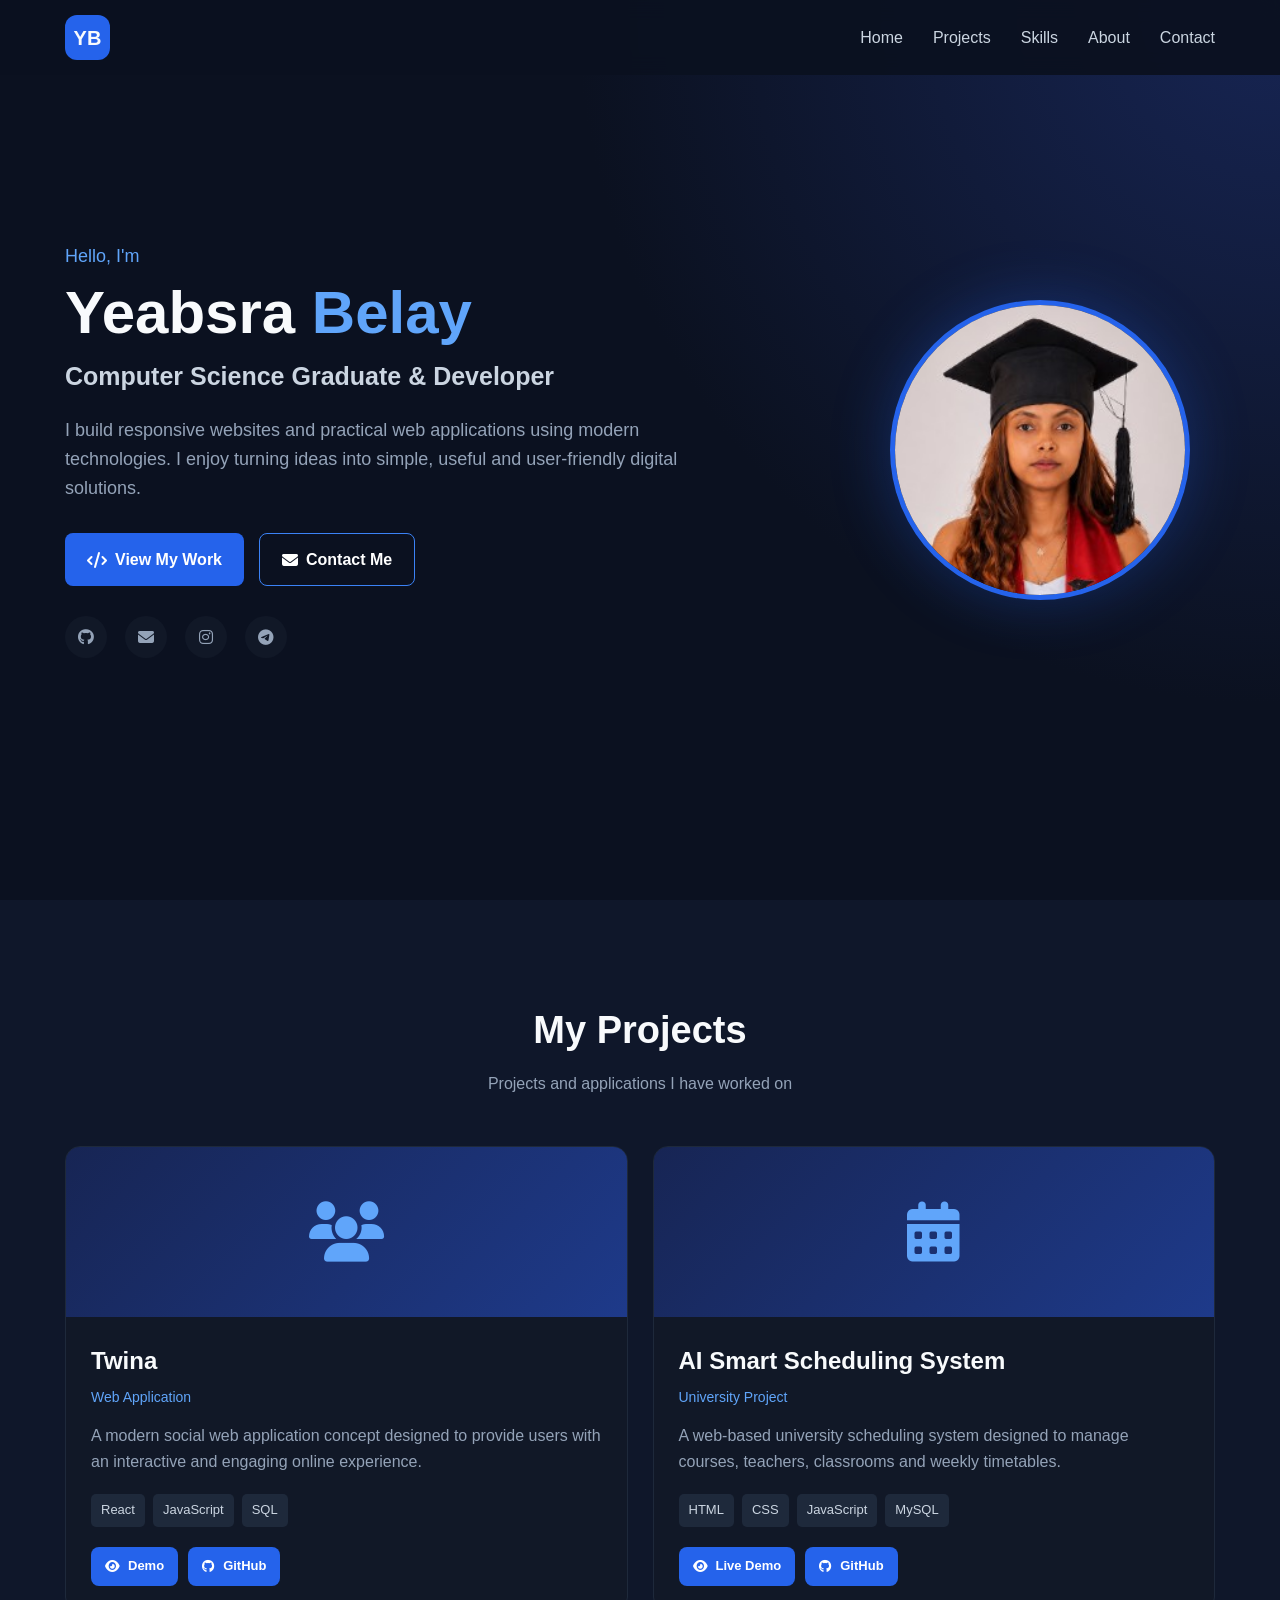
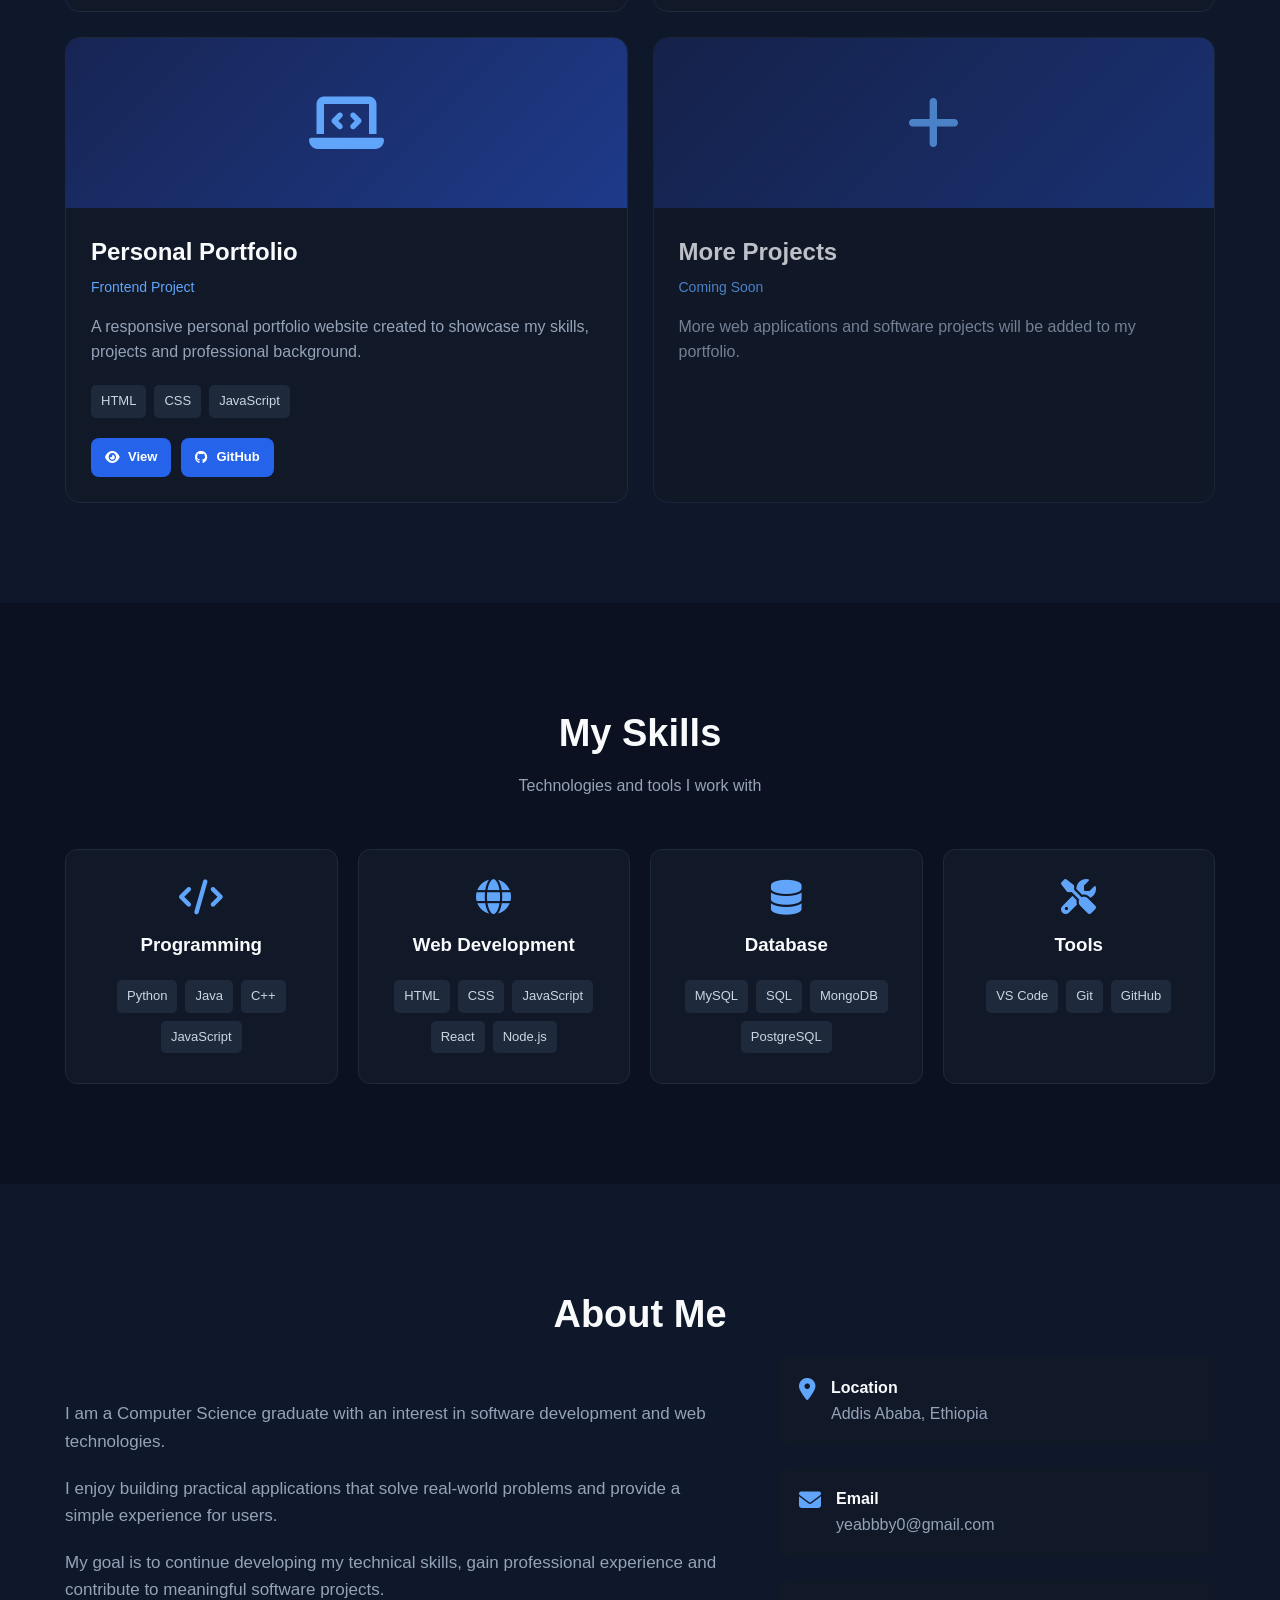
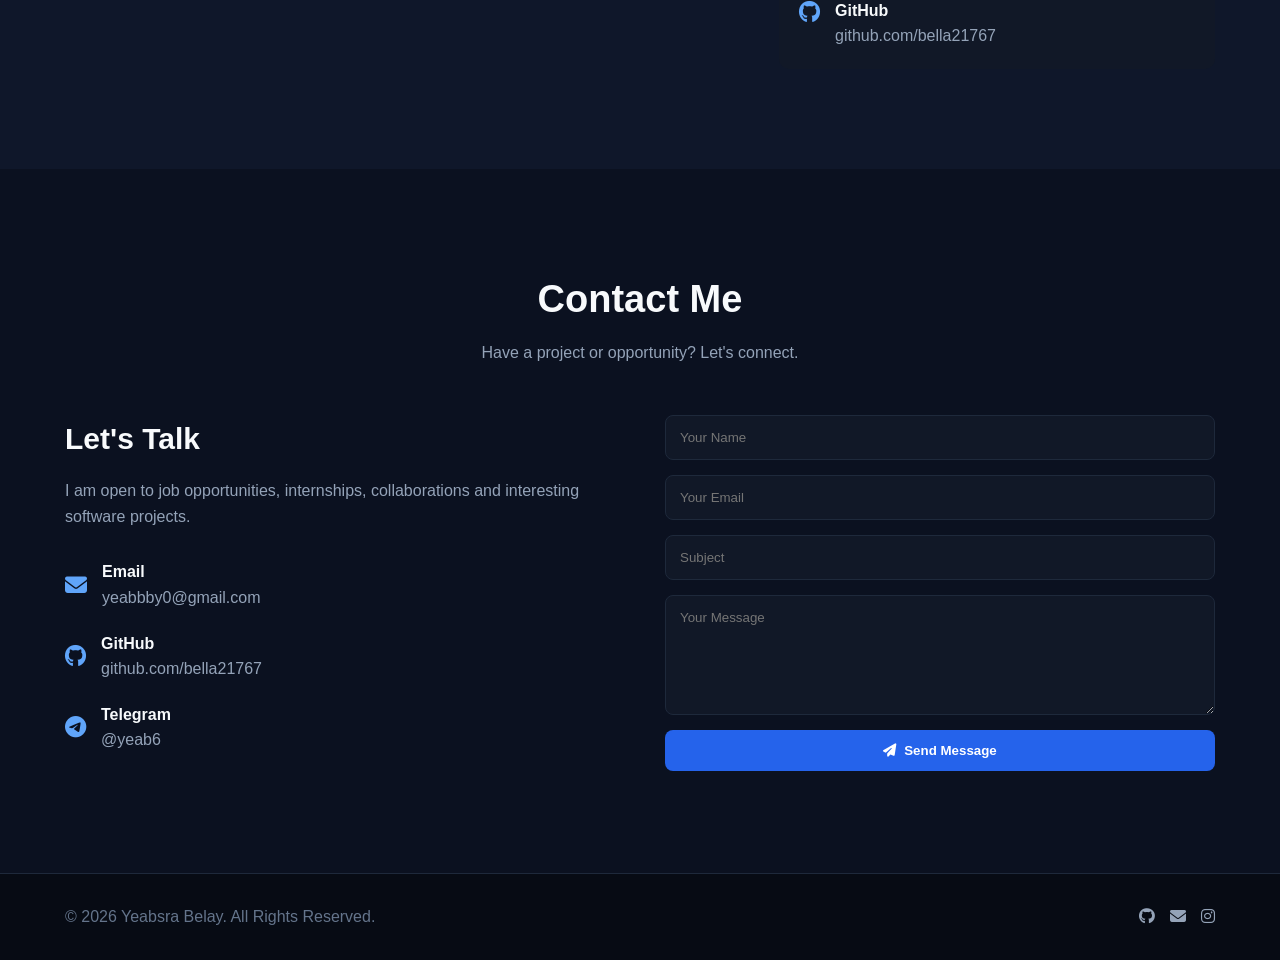
<file: index.html>
<!DOCTYPE html>
<html lang="en">

<head>
    <meta charset="UTF-8">
    <meta name="viewport" content="width=device-width, initial-scale=1.0">

    <title>Yeabsra Belay | Developer Portfolio</title>

    <link rel="stylesheet" href="style.css">

    <link rel="stylesheet"
          href="https://cdnjs.cloudflare.com/ajax/libs/font-awesome/6.5.0/css/all.min.css">
</head>

<body>

    <!-- ================= NAVBAR ================= -->

    <nav>
        <div class="container nav-container">

            <div class="logo">YB</div>

            <ul class="nav-links">
                <li><a href="#home">Home</a></li>
                <li><a href="#projects">Projects</a></li>
                <li><a href="#skills">Skills</a></li>
                <li><a href="#about">About</a></li>
                <li><a href="#contact">Contact</a></li>
            </ul>

            <div class="hamburger" id="hamburger">
                <i class="fas fa-bars"></i>
            </div>

        </div>
    </nav>


    <!-- ================= HERO ================= -->

    <section id="home" class="hero">

        <div class="container hero-content">

            <div class="hero-text">

                <p class="hero-small">
                    Hello, I'm
                </p>

                <h1>
                    Yeabsra <span>Belay</span>
                </h1>

                <h2>
                    Computer Science Graduate & Developer
                </h2>

                <p>
                    I build responsive websites and practical web applications
                    using modern technologies. I enjoy turning ideas into
                    simple, useful and user-friendly digital solutions.
                </p>

                <div class="hero-buttons">

                    <a href="#projects" class="btn">
                        <i class="fas fa-code"></i>
                        View My Work
                    </a>

                    <a href="#contact" class="btn btn-outline">
                        <i class="fas fa-envelope"></i>
                        Contact Me
                    </a>

                </div>

                <div class="social-links">

                    <a href="https://github.com/bella21767"
                       target="_blank">
                        <i class="fab fa-github"></i>
                    </a>

                    <a href="mailto:yeabbby0@gmail.com">
                        <i class="fas fa-envelope"></i>
                    </a>

                    <a href="https://instagram.com/belayyeabsra"
                       target="_blank">
                        <i class="fab fa-instagram"></i>
                    </a>

                    <a href="https://t.me/yeab6"
                       target="_blank">
                        <i class="fab fa-telegram"></i>
                    </a>

                </div>

            </div>


            <div class="hero-image">

                <div class="profile-circle">

                    <img src="profile.jpg"
                         alt="Yeabsra Belay">

                </div>

            </div>

        </div>

    </section>


    <!-- ================= PROJECTS ================= -->

    <section id="projects" class="projects">

        <div class="container">

            <h2 class="section-title">
                My Projects
            </h2>

            <p class="section-subtitle">
                Projects and applications I have worked on
            </p>


            <div class="projects-grid">


                <!-- PROJECT 1 -->

                <div class="project-card">

                    <div class="project-image">
                        <i class="fas fa-users project-icon"></i>
                    </div>

                    <div class="project-info">

                        <h3>Twina</h3>

                        <p class="project-tag">
                            Web Application
                        </p>

                        <p class="project-description">
                            A modern social web application concept designed
                            to provide users with an interactive and engaging
                            online experience.
                        </p>

                        <div class="project-tech">

                            <span>React</span>
                            <span>JavaScript</span>
                            <span>SQL</span>

                        </div>

                        <div class="project-links">

                            <a href="#"
                               class="btn btn-small"
                               onclick="comingSoon(event)">
                                <i class="fas fa-eye"></i>
                                Demo
                            </a>

                            <a href="https://github.com/bella21767"
                               target="_blank"
                               class="btn btn-small">
                                <i class="fab fa-github"></i>
                                GitHub
                            </a>

                        </div>

                    </div>

                </div>


                <!-- PROJECT 2 -->

                <div class="project-card">

                    <div class="project-image">
                        <i class="fas fa-calendar-days project-icon"></i>
                    </div>

                    <div class="project-info">

                        <h3>AI Smart Scheduling System</h3>

                        <p class="project-tag">
                            University Project
                        </p>

                        <p class="project-description">
                            A web-based university scheduling system designed
                            to manage courses, teachers, classrooms and
                            weekly timetables.
                        </p>

                        <div class="project-tech">

                            <span>HTML</span>
                            <span>CSS</span>
                            <span>JavaScript</span>
                            <span>MySQL</span>

                        </div>

                        <div class="project-links">

                            <a href="./projects/smart-scheduling/index.html"
                               target="_blank"
                               class="btn btn-small">

                                <i class="fas fa-eye"></i>
                                Live Demo

                            </a>

                            <a href="https://github.com/bella21767/portfolio"
                               target="_blank"
                               class="btn btn-small">

                                <i class="fab fa-github"></i>
                                GitHub

                            </a>

                        </div>

                    </div>

                </div>


                <!-- PROJECT 3 -->

                <div class="project-card">

                    <div class="project-image">
                        <i class="fas fa-laptop-code project-icon"></i>
                    </div>

                    <div class="project-info">

                        <h3>Personal Portfolio</h3>

                        <p class="project-tag">
                            Frontend Project
                        </p>

                        <p class="project-description">
                            A responsive personal portfolio website created
                            to showcase my skills, projects and professional
                            background.
                        </p>

                        <div class="project-tech">

                            <span>HTML</span>
                            <span>CSS</span>
                            <span>JavaScript</span>

                        </div>

                        <div class="project-links">

                            <a href="#home"
                               class="btn btn-small">
                                <i class="fas fa-eye"></i>
                                View
                            </a>

                            <a href="https://github.com/bella21767/portfolio"
                               target="_blank"
                               class="btn btn-small">
                                <i class="fab fa-github"></i>
                                GitHub
                            </a>

                        </div>

                    </div>

                </div>


                <!-- PROJECT 4 -->

                <div class="project-card coming-soon">

                    <div class="project-image">
                        <i class="fas fa-plus project-icon"></i>
                    </div>

                    <div class="project-info">

                        <h3>More Projects</h3>

                        <p class="project-tag">
                            Coming Soon
                        </p>

                        <p class="project-description">
                            More web applications and software projects
                            will be added to my portfolio.
                        </p>

                    </div>

                </div>

            </div>

        </div>

    </section>


    <!-- ================= SKILLS ================= -->

    <section id="skills" class="skills">

        <div class="container">

            <h2 class="section-title">
                My Skills
            </h2>

            <p class="section-subtitle">
                Technologies and tools I work with
            </p>


            <div class="skills-grid">


                <div class="skill-category">

                    <i class="fas fa-code"></i>

                    <h3>Programming</h3>

                    <div class="skill-list">

                        <span>Python</span>
                        <span>Java</span>
                        <span>C++</span>
                        <span>JavaScript</span>

                    </div>

                </div>


                <div class="skill-category">

                    <i class="fas fa-globe"></i>

                    <h3>Web Development</h3>

                    <div class="skill-list">

                        <span>HTML</span>
                        <span>CSS</span>
                        <span>JavaScript</span>
                        <span>React</span>
                        <span>Node.js</span>

                    </div>

                </div>


                <div class="skill-category">

                    <i class="fas fa-database"></i>

                    <h3>Database</h3>

                    <div class="skill-list">

                        <span>MySQL</span>
                        <span>SQL</span>
                        <span>MongoDB</span>
                        <span>PostgreSQL</span>

                    </div>

                </div>


                <div class="skill-category">

                    <i class="fas fa-tools"></i>

                    <h3>Tools</h3>

                    <div class="skill-list">

                        <span>VS Code</span>
                        <span>Git</span>
                        <span>GitHub</span>

                    </div>

                </div>


            </div>

        </div>

    </section>


    <!-- ================= ABOUT ================= -->

    <section id="about" class="about">

        <div class="container">

            <h2 class="section-title">
                About Me
            </h2>

            <div class="about-content">

                <div class="about-text">

                    <p>
                        I am a Computer Science graduate with an interest
                        in software development and web technologies.
                    </p>

                    <p>
                        I enjoy building practical applications that solve
                        real-world problems and provide a simple experience
                        for users.
                    </p>

                    <p>
                        My goal is to continue developing my technical skills,
                        gain professional experience and contribute to
                        meaningful software projects.
                    </p>

                </div>


                <div class="about-details">

                    <div class="detail-item">

                        <i class="fas fa-location-dot"></i>

                        <div>
                            <strong>Location</strong>
                            <p>Addis Ababa, Ethiopia</p>
                        </div>

                    </div>


                    <div class="detail-item">

                        <i class="fas fa-envelope"></i>

                        <div>
                            <strong>Email</strong>
                            <p>yeabbby0@gmail.com</p>
                        </div>

                    </div>


                    <div class="detail-item">

                        <i class="fab fa-github"></i>

                        <div>
                            <strong>GitHub</strong>
                            <p>github.com/bella21767</p>
                        </div>

                    </div>

                </div>

            </div>

        </div>

    </section>


    <!-- ================= CONTACT ================= -->

    <section id="contact" class="contact">

        <div class="container">

            <h2 class="section-title">
                Contact Me
            </h2>

            <p class="section-subtitle">
                Have a project or opportunity? Let's connect.
            </p>


            <div class="contact-content">


                <div class="contact-info">

                    <h3>
                        Let's Talk
                    </h3>

                    <p>
                        I am open to job opportunities, internships,
                        collaborations and interesting software projects.
                    </p>


                    <div class="contact-item">

                        <i class="fas fa-envelope"></i>

                        <div>

                            <strong>Email</strong>

                            <a href="mailto:yeabbby0@gmail.com">
                                yeabbby0@gmail.com
                            </a>

                        </div>

                    </div>


                    <div class="contact-item">

                        <i class="fab fa-github"></i>

                        <div>

                            <strong>GitHub</strong>

                            <a href="https://github.com/bella21767"
                               target="_blank">
                                github.com/bella21767
                            </a>

                        </div>

                    </div>


                    <div class="contact-item">

                        <i class="fab fa-telegram"></i>

                        <div>

                            <strong>Telegram</strong>

                            <a href="https://t.me/yeab6"
                               target="_blank">
                                @yeab6
                            </a>

                        </div>

                    </div>

                </div>


                <div class="contact-form">

                    <form id="contactForm">

                        <input
                            type="text"
                            id="name"
                            placeholder="Your Name"
                            required
                        >

                        <input
                            type="email"
                            id="email"
                            placeholder="Your Email"
                            required
                        >

                        <input
                            type="text"
                            id="subject"
                            placeholder="Subject"
                            required
                        >

                        <textarea
                            id="message"
                            rows="6"
                            placeholder="Your Message"
                            required
                        ></textarea>

                        <button
                            type="submit"
                            class="btn">
                            <i class="fas fa-paper-plane"></i>
                            Send Message
                        </button>

                    </form>

                </div>

            </div>

        </div>

    </section>


    <!-- ================= FOOTER ================= -->

    <footer>

        <div class="container">

            <p>
                © 2026 Yeabsra Belay. All Rights Reserved.
            </p>

            <div class="footer-social">

                <a href="https://github.com/bella21767"
                   target="_blank">
                    <i class="fab fa-github"></i>
                </a>

                <a href="mailto:yeabbby0@gmail.com">
                    <i class="fas fa-envelope"></i>
                </a>

                <a href="https://instagram.com/belayyeabsra"
                   target="_blank">
                    <i class="fab fa-instagram"></i>
                </a>

            </div>

        </div>

    </footer>


    <script src="script.js"></script>

</body>

</html>
</file>
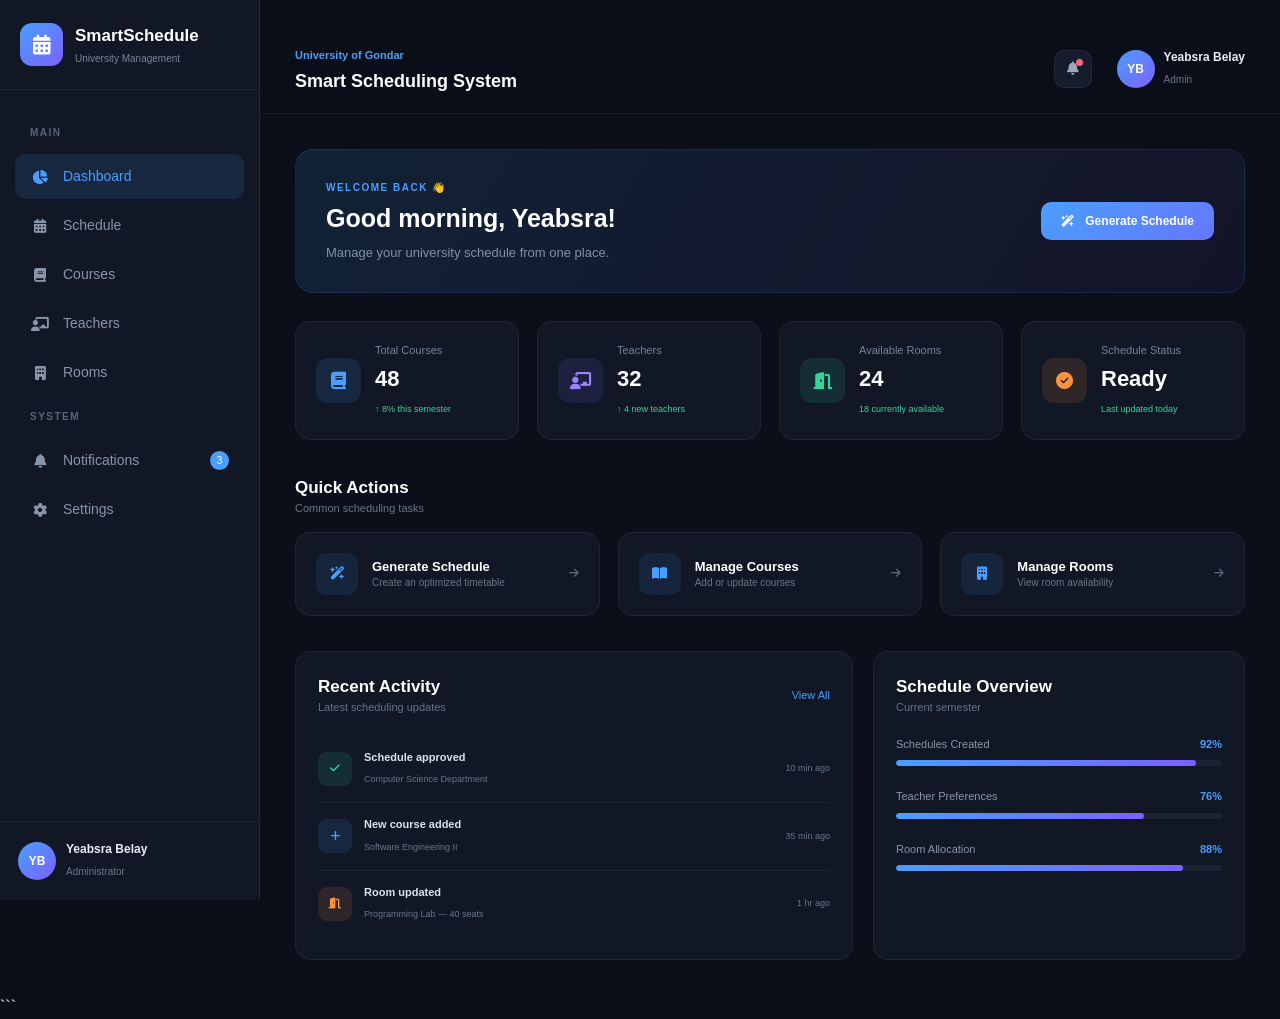
<file: projects/smart scheduling/index.html>
<!DOCTYPE html>

<html lang="en">
<head>
    <meta charset="UTF-8">
    <meta name="viewport" content="width=device-width, initial-scale=1.0">
    <title>AI Smart Scheduling System | Yeabsra Belay</title>

```
<link rel="stylesheet"
      href="https://cdnjs.cloudflare.com/ajax/libs/font-awesome/6.5.0/css/all.min.css">

<link rel="stylesheet" href="style.css">
```

</head>

<body>

```
<!-- SIDEBAR -->
<aside class="sidebar" id="sidebar">

    <div class="logo">
        <div class="logo-icon">
            <i class="fas fa-calendar-days"></i>
        </div>
        <div>
            <h2>SmartSchedule</h2>
            <span>University Management</span>
        </div>
    </div>

    <nav class="sidebar-nav">

        <p class="nav-label">MAIN</p>

        <a href="#dashboard" class="nav-item active">
            <i class="fas fa-chart-pie"></i>
            <span>Dashboard</span>
        </a>

        <a href="#schedule" class="nav-item">
            <i class="fas fa-calendar-days"></i>
            <span>Schedule</span>
        </a>

        <a href="#courses" class="nav-item">
            <i class="fas fa-book"></i>
            <span>Courses</span>
        </a>

        <a href="#teachers" class="nav-item">
            <i class="fas fa-chalkboard-user"></i>
            <span>Teachers</span>
        </a>

        <a href="#rooms" class="nav-item">
            <i class="fas fa-building"></i>
            <span>Rooms</span>
        </a>

        <p class="nav-label">SYSTEM</p>

        <a href="#" class="nav-item">
            <i class="fas fa-bell"></i>
            <span>Notifications</span>
            <span class="notification-count">3</span>
        </a>

        <a href="#" class="nav-item">
            <i class="fas fa-gear"></i>
            <span>Settings</span>
        </a>

    </nav>

    <div class="sidebar-bottom">
        <div class="user-mini">
            <div class="avatar">YB</div>
            <div>
                <strong>Yeabsra Belay</strong>
                <span>Administrator</span>
            </div>
        </div>
    </div>

</aside>


<!-- MAIN CONTENT -->
<main class="main-content">

    <!-- TOP BAR -->
    <header class="topbar">

        <button class="menu-btn" id="menuBtn">
            <i class="fas fa-bars"></i>
        </button>

        <div class="page-heading">
            <span>University of Gondar</span>
            <h1>Smart Scheduling System</h1>
        </div>

        <div class="topbar-right">

            <button class="icon-btn">
                <i class="fas fa-bell"></i>
                <span class="notification-dot"></span>
            </button>

            <div class="top-user">
                <div class="avatar">YB</div>
                <div>
                    <strong>Yeabsra Belay</strong>
                    <small>Admin</small>
                </div>
            </div>

        </div>

    </header>


    <!-- DASHBOARD -->
    <section id="dashboard" class="page-section">

        <div class="welcome">
            <div>
                <p class="eyebrow">WELCOME BACK 👋</p>
                <h2>Good morning, Yeabsra!</h2>
                <p>Manage your university schedule from one place.</p>
            </div>

            <button class="generate-btn" id="generateBtn">
                <i class="fas fa-wand-magic-sparkles"></i>
                Generate Schedule
            </button>
        </div>


        <!-- STAT CARDS -->
        <div class="stats-grid">

            <div class="stat-card">
                <div class="stat-icon blue">
                    <i class="fas fa-book"></i>
                </div>
                <div>
                    <span>Total Courses</span>
                    <strong>48</strong>
                    <small>↑ 8% this semester</small>
                </div>
            </div>

            <div class="stat-card">
                <div class="stat-icon purple">
                    <i class="fas fa-chalkboard-user"></i>
                </div>
                <div>
                    <span>Teachers</span>
                    <strong>32</strong>
                    <small>↑ 4 new teachers</small>
                </div>
            </div>

            <div class="stat-card">
                <div class="stat-icon green">
                    <i class="fas fa-door-open"></i>
                </div>
                <div>
                    <span>Available Rooms</span>
                    <strong>24</strong>
                    <small>18 currently available</small>
                </div>
            </div>

            <div class="stat-card">
                <div class="stat-icon orange">
                    <i class="fas fa-circle-check"></i>
                </div>
                <div>
                    <span>Schedule Status</span>
                    <strong>Ready</strong>
                    <small>Last updated today</small>
                </div>
            </div>

        </div>


        <!-- QUICK ACTIONS -->
        <div class="section-header">
            <div>
                <h3>Quick Actions</h3>
                <p>Common scheduling tasks</p>
            </div>
        </div>

        <div class="quick-grid">

            <button class="quick-card" onclick="showMessage('Schedule generation started!')">
                <i class="fas fa-wand-magic-sparkles"></i>
                <div>
                    <strong>Generate Schedule</strong>
                    <span>Create an optimized timetable</span>
                </div>
                <i class="fas fa-arrow-right arrow"></i>
            </button>

            <button class="quick-card" onclick="showMessage('Course management opened.')">
                <i class="fas fa-book-open"></i>
                <div>
                    <strong>Manage Courses</strong>
                    <span>Add or update courses</span>
                </div>
                <i class="fas fa-arrow-right arrow"></i>
            </button>

            <button class="quick-card" onclick="showMessage('Room management opened.')">
                <i class="fas fa-building"></i>
                <div>
                    <strong>Manage Rooms</strong>
                    <span>View room availability</span>
                </div>
                <i class="fas fa-arrow-right arrow"></i>
            </button>

        </div>


        <!-- RECENT ACTIVITY -->
        <div class="content-grid">

            <div class="panel">

                <div class="panel-header">
                    <div>
                        <h3>Recent Activity</h3>
                        <p>Latest scheduling updates</p>
                    </div>

                    <button class="text-btn">View All</button>
                </div>

                <div class="activity-list">

                    <div class="activity">
                        <div class="activity-icon green">
                            <i class="fas fa-check"></i>
                        </div>
                        <div>
                            <strong>Schedule approved</strong>
                            <span>Computer Science Department</span>
                        </div>
                        <time>10 min ago</time>
                    </div>

                    <div class="activity">
                        <div class="activity-icon blue">
                            <i class="fas fa-plus"></i>
                        </div>
                        <div>
                            <strong>New course added</strong>
                            <span>Software Engineering II</span>
                        </div>
                        <time>35 min ago</time>
                    </div>

                    <div class="activity">
                        <div class="activity-icon orange">
                            <i class="fas fa-door-open"></i>
                        </div>
                        <div>
                            <strong>Room updated</strong>
                            <span>Programming Lab — 40 seats</span>
                        </div>
                        <time>1 hr ago</time>
                    </div>

                </div>

            </div>


            <div class="panel">

                <div class="panel-header">
                    <div>
                        <h3>Schedule Overview</h3>
                        <p>Current semester</p>
                    </div>
                </div>

                <div class="overview-item">
                    <div class="overview-top">
                        <span>Schedules Created</span>
                        <strong>92%</strong>
                    </div>

                    <div class="progress">
                        <span style="width:92%"></span>
                    </div>
                </div>

                <div class="overview-item">
                    <div class="overview-top">
                        <span>Teacher Preferences</span>
                        <strong>76%</strong>
                    </div>

                    <div class="progress">
                        <span style="width:76%"></span>
                    </div>
                </div>

                <div class="overview-item">
                    <div class="overview-top">
                        <span>Room Allocation</span>
                        <strong>88%</strong>
                    </div>

                    <div class="progress">
                        <span style="width:88%"></span>
                    </div>
                </div>

            </div>

        </div>

    </section>


    <!-- SCHEDULE -->
    <section id="schedule" class="page-section hidden-section">

        <div class="section-page-heading">
            <div>
                <p class="eyebrow">TIMETABLE</p>
                <h2>Weekly Schedule</h2>
                <p>Computer Science Department · Semester 2</p>
            </div>

            <button class="generate-btn" onclick="showMessage('Schedule regenerated successfully!')">
                <i class="fas fa-wand-magic-sparkles"></i>
                Regenerate
            </button>
        </div>

        <div class="schedule-panel">

            <div class="schedule-toolbar">
                <button class="date-btn active">Week 1</button>
                <button class="date-btn">Week 2</button>
                <button class="date-btn">Week 3</button>
                <button class="date-btn">Week 4</button>
            </div>

            <div class="timetable">

                <div class="time-column">
                    <div></div>
                    <span>8:00</span>
                    <span>10:00</span>
                    <span>12:00</span>
                    <span>2:00</span>
                    <span>4:00</span>
                </div>

                <div class="day-column">
                    <div class="day-title">Monday</div>
                    <div class="class-box blue-class">
                        <strong>Web Development</strong>
                        <span>Room 204 · 8:00</span>
                    </div>
                    <div class="class-box purple-class">
                        <strong>Database Systems</strong>
                        <span>Lab 2 · 12:00</span>
                    </div>
                </div>

                <div class="day-column">
                    <div class="day-title">Tuesday</div>
                    <div class="class-box green-class">
                        <strong>Software Engineering</strong>
                        <span>Room 301 · 10:00</span>
                    </div>
                    <div class="class-box orange-class">
                        <strong>Computer Networks</strong>
                        <span>Room 204 · 2:00</span>
                    </div>
                </div>

                <div class="day-column">
                    <div class="day-title">Wednesday</div>
                    <div class="class-box blue-class">
                        <strong>Artificial Intelligence</strong>
                        <span>Room 201 · 8:00</span>
                    </div>
                    <div class="class-box green-class">
                        <strong>Programming Lab</strong>
                        <span>Lab 1 · 2:00</span>
                    </div>
                </div>

                <div class="day-column">
                    <div class="day-title">Thursday</div>
                    <div class="class-box purple-class">
                        <strong>Database Systems</strong>
                        <span>Room 204 · 10:00</span>
                    </div>
                    <div class="class-box blue-class">
                        <strong>Web Development</strong>
                        <span>Lab 2 · 2:00</span>
                    </div>
                </div>

                <div class="day-column">
                    <div class="day-title">Friday</div>
                    <div class="class-box orange-class">
                        <strong>Project Management</strong>
                        <span>Room 301 · 8:00</span>
                    </div>
                    <div class="class-box green-class">
                        <strong>Software Engineering</strong>
                        <span>Room 201 · 12:00</span>
                    </div>
                </div>

            </div>

        </div>

    </section>


    <!-- COURSES -->
    <section id="courses" class="page-section hidden-section">

        <div class="section-page-heading">
            <div>
                <p class="eyebrow">ACADEMIC DATA</p>
                <h2>Courses</h2>
                <p>Manage courses included in the timetable</p>
            </div>

            <button class="generate-btn" onclick="showMessage('Course added successfully!')">
                <i class="fas fa-plus"></i>
                Add Course
            </button>
        </div>

        <div class="table-panel">

            <table>
                <thead>
                    <tr>
                        <th>Course</th>
                        <th>Code</th>
                        <th>Teacher</th>
                        <th>Credit</th>
                        <th>Status</th>
                    </tr>
                </thead>

                <tbody>
                    <tr>
                        <td><strong>Web Development</strong></td>
                        <td>CS401</td>
                        <td>Dr. Daniel</td>
                        <td>3</td>
                        <td><span class="status active-status">Active</span></td>
                    </tr>

                    <tr>
                        <td><strong>Database Systems</strong></td>
                        <td>CS403</td>
                        <td>Ms. Hana</td>
                        <td>3</td>
                        <td><span class="status active-status">Active</span></td>
                    </tr>

                    <tr>
                        <td><strong>Artificial Intelligence</strong></td>
                        <td>CS405</td>
                        <td>Mr. Samuel</td>
                        <td>4</td>
                        <td><span class="status active-status">Active</span></td>
                    </tr>

                    <tr>
                        <td><strong>Software Engineering</strong></td>
                        <td>SE402</td>
                        <td>Dr. Michael</td>
                        <td>3</td>
                        <td><span class="status active-status">Active</span></td>
                    </tr>
                </tbody>
            </table>

        </div>

    </section>


    <!-- TEACHERS -->
    <section id="teachers" class="page-section hidden-section">

        <div class="section-page-heading">
            <div>
                <p class="eyebrow">STAFF MANAGEMENT</p>
                <h2>Teachers</h2>
                <p>View instructors and their scheduling preferences</p>
            </div>
        </div>

        <div class="people-grid">

            <div class="person-card">
                <div class="person-avatar">DD</div>
                <h3>Dr. Daniel</h3>
                <p>Software Engineering</p>
                <span><i class="fas fa-circle"></i> Available</span>
            </div>

            <div class="person-card">
                <div class="person-avatar">HM</div>
                <h3>Ms. Hana</h3>
                <p>Database Systems</p>
                <span><i class="fas fa-circle"></i> Available</span>
            </div>

            <div class="person-card">
                <div class="person-avatar">SS</div>
                <h3>Mr. Samuel</h3>
                <p>Artificial Intelligence</p>
                <span><i class="fas fa-circle"></i> Available</span>
            </div>

            <div class="person-card">
                <div class="person-avatar">MM</div>
                <h3>Dr. Michael</h3>
                <p>Web Development</p>
                <span><i class="fas fa-circle"></i> Available</span>
            </div>

        </div>

    </section>


    <!-- ROOMS -->
    <section id="rooms" class="page-section hidden-section">

        <div class="section-page-heading">
            <div>
                <p class="eyebrow">ROOM MANAGEMENT</p>
                <h2>Rooms</h2>
                <p>Monitor classrooms and laboratory availability</p>
            </div>
        </div>

        <div class="rooms-grid">

            <div class="room-card available">
                <i class="fas fa-door-open"></i>
                <div>
                    <h3>Room 204</h3>
                    <p>Capacity: 50 students</p>
                </div>
                <span>Available</span>
            </div>

            <div class="room-card occupied">
                <i class="fas fa-door-closed"></i>
                <div>
                    <h3>Room 301</h3>
                    <p>Capacity: 40 students</p>
                </div>
                <span>Occupied</span>
            </div>

            <div class="room-card available">
                <i class="fas fa-flask"></i>
                <div>
                    <h3>Programming Lab</h3>
                    <p>Capacity: 40 students</p>
                </div>
                <span>Available</span>
            </div>

            <div class="room-card available">
                <i class="fas fa-computer"></i>
                <div>
                    <h3>Computer Lab 2</h3>
                    <p>Capacity: 35 students</p>
                </div>
                <span>Available</span>
            </div>

        </div>

    </section>

</main>


<!-- TOAST MESSAGE -->
<div class="toast" id="toast">
    <i class="fas fa-circle-check"></i>
    <span id="toastMessage">Success!</span>
</div>


<script src="script.js"></script>
```

</body>
</html>
</file>
<file: style.css>
/* ================================
   GENERAL
================================ */

* {
    margin: 0;
    padding: 0;
    box-sizing: border-box;
}

html {
    scroll-behavior: smooth;
}

body {
    font-family: Arial, Helvetica, sans-serif;
    background: #0b1120;
    color: #f8fafc;
    line-height: 1.6;
}

a {
    text-decoration: none;
    color: inherit;
}

.container {
    width: 90%;
    max-width: 1150px;
    margin: auto;
}


/* ================================
   NAVBAR
================================ */

nav {
    position: fixed;
    top: 0;
    left: 0;
    width: 100%;
    z-index: 1000;

    background: rgba(11, 17, 32, 0.95);
    backdrop-filter: blur(10px);
}

.nav-container {
    height: 75px;

    display: flex;
    align-items: center;
    justify-content: space-between;
}

.logo {
    width: 45px;
    height: 45px;

    display: flex;
    align-items: center;
    justify-content: center;

    border-radius: 12px;

    background: #2563eb;

    font-size: 20px;
    font-weight: bold;
}

.nav-links {
    display: flex;
    gap: 30px;
    list-style: none;
}

.nav-links a {
    color: #cbd5e1;
    transition: 0.3s;
}

.nav-links a:hover {
    color: #60a5fa;
}

.hamburger {
    display: none;
    font-size: 25px;
    cursor: pointer;
}


/* ================================
   HERO
================================ */

.hero {
    min-height: 100vh;

    display: flex;
    align-items: center;

    padding-top: 100px;

    background:
        radial-gradient(
            circle at top right,
            #172554,
            #0b1120 45%
        );
}

.hero-content {
    display: flex;
    align-items: center;
    justify-content: space-between;

    gap: 50px;
}

.hero-text {
    flex: 1;
}

.hero-small {
    color: #60a5fa;
    font-size: 18px;
}

.hero h1 {
    font-size: 60px;
    line-height: 1.1;
    margin: 10px 0;
}

.hero h1 span {
    color: #60a5fa;
}

.hero h2 {
    font-size: 25px;
    color: #cbd5e1;
    margin-bottom: 20px;
}

.hero-text > p:not(.hero-small) {
    max-width: 650px;
    color: #94a3b8;
    font-size: 18px;
}

.hero-buttons {
    display: flex;
    gap: 15px;
    margin-top: 30px;
}

.btn {
    display: inline-flex;

    align-items: center;
    justify-content: center;

    gap: 8px;

    padding: 13px 22px;

    border-radius: 8px;

    background: #2563eb;

    color: white;

    border: none;

    cursor: pointer;

    transition: 0.3s;

    font-weight: 600;
}

.btn:hover {
    background: #1d4ed8;
    transform: translateY(-2px);
}

.btn-outline {
    background: transparent;
    border: 1px solid #3b82f6;
}

.btn-outline:hover {
    background: #2563eb;
}

.social-links {
    display: flex;
    gap: 18px;
    margin-top: 30px;
}

.social-links a {
    width: 42px;
    height: 42px;

    display: flex;
    align-items: center;
    justify-content: center;

    border-radius: 50%;

    background: #111827;

    color: #94a3b8;

    transition: 0.3s;
}

.social-links a:hover {
    color: white;
    background: #2563eb;
}

.hero-image {
    flex: 0 0 350px;

    display: flex;
    justify-content: center;
}

.profile-circle {
    width: 300px;
    height: 300px;

    border-radius: 50%;

    overflow: hidden;

    border: 5px solid #2563eb;

    box-shadow: 0 0 60px rgba(37, 99, 235, 0.3);
}

.profile-circle img {
    width: 100%;
    height: 100%;

    object-fit: cover;
}


/* ================================
   SECTIONS
================================ */

section {
    padding: 100px 0;
}

.section-title {
    text-align: center;

    font-size: 38px;

    margin-bottom: 10px;
}

.section-subtitle {
    text-align: center;

    color: #94a3b8;

    margin-bottom: 50px;
}


/* ================================
   PROJECTS
================================ */

.projects {
    background: #0f172a;
}

.projects-grid {
    display: grid;

    grid-template-columns:
        repeat(2, 1fr);

    gap: 25px;
}

.project-card {
    background: #111827;

    border: 1px solid #1e293b;

    border-radius: 15px;

    overflow: hidden;

    transition: 0.3s;
}

.project-card:hover {
    transform: translateY(-7px);

    border-color: #2563eb;

    box-shadow:
        0 15px 40px rgba(0, 0, 0, 0.3);
}

.project-image {
    height: 170px;

    display: flex;
    align-items: center;
    justify-content: center;

    background:
        linear-gradient(
            135deg,
            #172554,
            #1e3a8a
        );
}

.project-icon {
    font-size: 60px;
    color: #60a5fa;
}

.project-info {
    padding: 25px;
}

.project-info h3 {
    font-size: 24px;
    margin-bottom: 5px;
}

.project-tag {
    color: #60a5fa;
    font-size: 14px;
    margin-bottom: 15px;
}

.project-description {
    color: #94a3b8;
    margin-bottom: 20px;
}

.project-tech {
    display: flex;
    flex-wrap: wrap;
    gap: 8px;
    margin-bottom: 20px;
}

.project-tech span,
.skill-list span {
    background: #1e293b;

    color: #cbd5e1;

    padding: 6px 10px;

    border-radius: 5px;

    font-size: 13px;
}

.project-links {
    display: flex;
    gap: 10px;
}

.btn-small {
    padding: 9px 14px;
    font-size: 13px;
}

.coming-soon {
    opacity: 0.75;
}


/* ================================
   SKILLS
================================ */

.skills {
    background: #0b1120;
}

.skills-grid {
    display: grid;

    grid-template-columns:
        repeat(4, 1fr);

    gap: 20px;
}

.skill-category {
    text-align: center;

    background: #111827;

    padding: 30px 20px;

    border-radius: 12px;

    border: 1px solid #1e293b;
}

.skill-category > i {
    font-size: 35px;
    color: #60a5fa;
    margin-bottom: 15px;
}

.skill-category h3 {
    margin-bottom: 20px;
}

.skill-list {
    display: flex;

    flex-wrap: wrap;

    justify-content: center;

    gap: 8px;
}


/* ================================
   ABOUT
================================ */

.about {
    background: #0f172a;
}

.about-content {
    display: grid;

    grid-template-columns:
        1.5fr 1fr;

    gap: 60px;

    align-items: center;
}

.about-text p {
    color: #94a3b8;

    margin-bottom: 20px;

    font-size: 17px;
}

.about-details {
    display: flex;

    flex-direction: column;

    gap: 20px;
}

.detail-item {
    display: flex;

    gap: 15px;

    padding: 20px;

    background: #111827;

    border-radius: 10px;
}

.detail-item i {
    color: #60a5fa;

    font-size: 22px;

    margin-top: 3px;
}

.detail-item p {
    color: #94a3b8;
}


/* ================================
   CONTACT
================================ */

.contact {
    background: #0b1120;
}

.contact-content {
    display: grid;

    grid-template-columns:
        1fr 1fr;

    gap: 50px;
}

.contact-info h3 {
    font-size: 30px;

    margin-bottom: 15px;
}

.contact-info > p {
    color: #94a3b8;

    margin-bottom: 30px;
}

.contact-item {
    display: flex;

    align-items: center;

    gap: 15px;

    margin-bottom: 20px;
}

.contact-item i {
    color: #60a5fa;

    font-size: 22px;
}

.contact-item strong {
    display: block;
}

.contact-item a {
    color: #94a3b8;
}

.contact-item a:hover {
    color: #60a5fa;
}

.contact-form form {
    display: flex;

    flex-direction: column;

    gap: 15px;
}

.contact-form input,
.contact-form textarea {
    width: 100%;

    padding: 14px;

    background: #111827;

    border: 1px solid #1e293b;

    border-radius: 8px;

    color: white;

    outline: none;

    font-family: inherit;
}

.contact-form input:focus,
.contact-form textarea:focus {
    border-color: #2563eb;
}

.contact-form textarea {
    resize: vertical;
}


/* ================================
   FOOTER
================================ */

footer {
    padding: 30px 0;

    background: #070b14;

    border-top: 1px solid #1e293b;
}

footer .container {
    display: flex;

    align-items: center;

    justify-content: space-between;
}

footer p {
    color: #64748b;
}

.footer-social {
    display: flex;
    gap: 15px;
}

.footer-social a {
    color: #94a3b8;
}

.footer-social a:hover {
    color: #60a5fa;
}


/* ================================
   MOBILE
================================ */

@media (max-width: 850px) {

    .nav-links {
        position: absolute;

        top: 75px;

        left: 0;

        width: 100%;

        display: none;

        flex-direction: column;

        gap: 0;

        background: #0b1120;
    }

    .nav-links.active {
        display: flex;
    }

    .nav-links li {
        padding: 15px 5%;
        border-bottom: 1px solid #1e293b;
    }

    .hamburger {
        display: block;
    }

    .hero-content {
        flex-direction: column-reverse;

        text-align: center;
    }

    .hero h1 {
        font-size: 45px;
    }

    .hero-buttons {
        justify-content: center;

        flex-wrap: wrap;
    }

    .social-links {
        justify-content: center;
    }

    .hero-image {
        flex: auto;
    }

    .profile-circle {
        width: 220px;
        height: 220px;
    }

    .projects-grid {
        grid-template-columns: 1fr;
    }

    .skills-grid {
        grid-template-columns:
            repeat(2, 1fr);
    }

    .about-content,
    .contact-content {
        grid-template-columns: 1fr;
    }

}


@media (max-width: 500px) {

    .skills-grid {
        grid-template-columns: 1fr;
    }

    .hero h1 {
        font-size: 38px;
    }

    footer .container {
        flex-direction: column;

        gap: 15px;

        text-align: center;
    }

}
</file>
<file: projects/smart scheduling/style.css>
* {
    margin: 0;
    padding: 0;
    box-sizing: border-box;
}

html {
    scroll-behavior: smooth;
}

body {
    font-family: "Segoe UI", Arial, sans-serif;
    background: #0b0f19;
    color: #e8edf5;
    line-height: 1.5;
}

button {
    font-family: inherit;
}

a {
    text-decoration: none;
    color: inherit;
}

/* ================================
   SIDEBAR
================================ */

.sidebar {
    position: fixed;
    left: 0;
    top: 0;
    width: 260px;
    height: 100vh;
    background: #111725;
    border-right: 1px solid rgba(255, 255, 255, 0.07);
    z-index: 1000;
    display: flex;
    flex-direction: column;
}

.logo {
    height: 90px;
    padding: 20px;
    display: flex;
    align-items: center;
    gap: 12px;
    border-bottom: 1px solid rgba(255, 255, 255, 0.06);
}

.logo-icon {
    width: 43px;
    height: 43px;
    border-radius: 12px;
    background: linear-gradient(135deg, #4a9eff, #7b61ff);
    display: flex;
    align-items: center;
    justify-content: center;
    color: white;
    font-size: 20px;
}

.logo h2 {
    font-size: 17px;
    color: white;
}

.logo span {
    display: block;
    color: #778398;
    font-size: 10px;
    margin-top: 2px;
}

.sidebar-nav {
    padding: 25px 15px;
    flex: 1;
}

.nav-label {
    color: #596579;
    font-size: 10px;
    font-weight: 700;
    letter-spacing: 1.5px;
    padding: 10px 15px;
}

.nav-item {
    display: flex;
    align-items: center;
    gap: 13px;
    padding: 12px 15px;
    margin: 4px 0;
    border-radius: 10px;
    color: #8995a8;
    font-size: 14px;
    transition: 0.25s;
}

.nav-item i {
    width: 20px;
    text-align: center;
}

.nav-item:hover,
.nav-item.active {
    background: rgba(74, 158, 255, 0.12);
    color: #4a9eff;
}

.notification-count {
    margin-left: auto;
    background: #4a9eff;
    color: white;
    font-size: 10px;
    min-width: 19px;
    height: 19px;
    border-radius: 20px;
    display: flex;
    align-items: center;
    justify-content: center;
}

.sidebar-bottom {
    padding: 18px;
    border-top: 1px solid rgba(255, 255, 255, 0.06);
}

.user-mini {
    display: flex;
    align-items: center;
    gap: 10px;
}

.avatar {
    width: 38px;
    height: 38px;
    border-radius: 50%;
    background: linear-gradient(135deg, #4a9eff, #7b61ff);
    display: flex;
    align-items: center;
    justify-content: center;
    color: white;
    font-weight: 700;
    font-size: 12px;
}

.user-mini strong,
.top-user strong {
    display: block;
    color: #e8edf5;
    font-size: 12px;
}

.user-mini span,
.top-user small {
    color: #697589;
    font-size: 10px;
}

/* ================================
   MAIN CONTENT
================================ */

.main-content {
    margin-left: 260px;
    min-height: 100vh;
}

.topbar {
    height: 90px;
    padding: 0 35px;
    display: flex;
    align-items: center;
    justify-content: space-between;
    background: rgba(11, 15, 25, 0.95);
    border-bottom: 1px solid rgba(255, 255, 255, 0.06);
    position: sticky;
    top: 0;
    z-index: 900;
    backdrop-filter: blur(12px);
}

.page-heading span {
    color: #4a9eff;
    font-size: 11px;
    font-weight: 600;
}

.page-heading h1 {
    font-size: 18px;
    color: white;
    margin-top: 2px;
}

.topbar-right {
    display: flex;
    align-items: center;
    gap: 25px;
}

.icon-btn {
    width: 38px;
    height: 38px;
    border-radius: 10px;
    background: #151c2b;
    color: #9ba7b9;
    border: 1px solid rgba(255, 255, 255, 0.06);
    cursor: pointer;
    position: relative;
}

.notification-dot {
    position: absolute;
    width: 7px;
    height: 7px;
    background: #ff6577;
    border-radius: 50%;
    top: 8px;
    right: 8px;
}

.top-user {
    display: flex;
    align-items: center;
    gap: 9px;
}

.menu-btn {
    display: none;
    background: transparent;
    border: none;
    color: white;
    font-size: 22px;
    cursor: pointer;
}

/* ================================
   SECTIONS
================================ */

.page-section {
    padding: 35px;
}

.welcome {
    background: linear-gradient(
        120deg,
        rgba(74, 158, 255, 0.13),
        rgba(123, 97, 255, 0.07)
    );
    border: 1px solid rgba(74, 158, 255, 0.12);
    border-radius: 18px;
    padding: 30px;
    display: flex;
    justify-content: space-between;
    align-items: center;
    margin-bottom: 28px;
}

.eyebrow {
    color: #4a9eff;
    font-size: 10px;
    font-weight: 700;
    letter-spacing: 1.5px;
    margin-bottom: 5px;
}

.welcome h2 {
    color: white;
    font-size: 25px;
    margin-bottom: 5px;
}

.welcome p:last-child {
    color: #8490a3;
    font-size: 13px;
}

.generate-btn {
    border: none;
    background: linear-gradient(135deg, #4a9eff, #6677ff);
    color: white;
    padding: 12px 20px;
    border-radius: 10px;
    font-size: 12px;
    font-weight: 600;
    cursor: pointer;
    transition: 0.3s;
}

.generate-btn:hover {
    transform: translateY(-2px);
    box-shadow: 0 10px 25px rgba(74, 158, 255, 0.2);
}

.generate-btn i {
    margin-right: 7px;
}

/* ================================
   STATISTICS
================================ */

.stats-grid {
    display: grid;
    grid-template-columns: repeat(4, 1fr);
    gap: 18px;
    margin-bottom: 35px;
}

.stat-card {
    background: #111725;
    border: 1px solid rgba(255, 255, 255, 0.06);
    border-radius: 15px;
    padding: 20px;
    display: flex;
    align-items: center;
    gap: 14px;
}

.stat-icon {
    width: 45px;
    height: 45px;
    border-radius: 12px;
    display: flex;
    align-items: center;
    justify-content: center;
    font-size: 17px;
}

.stat-icon.blue,
.activity-icon.blue {
    background: rgba(74, 158, 255, 0.12);
    color: #4a9eff;
}

.stat-icon.purple,
.activity-icon.purple {
    background: rgba(123, 97, 255, 0.12);
    color: #9a83ff;
}

.stat-icon.green,
.activity-icon.green {
    background: rgba(52, 211, 153, 0.12);
    color: #34d399;
}

.stat-icon.orange,
.activity-icon.orange {
    background: rgba(251, 146, 60, 0.12);
    color: #fb923c;
}

.stat-card span {
    display: block;
    color: #778398;
    font-size: 11px;
    margin-bottom: 3px;
}

.stat-card strong {
    display: block;
    color: white;
    font-size: 22px;
}

.stat-card small {
    color: #34d399;
    font-size: 9px;
}

/* ================================
   QUICK ACTIONS
================================ */

.section-header {
    margin-bottom: 15px;
}

.section-header h3,
.panel-header h3 {
    color: white;
    font-size: 17px;
}

.section-header p,
.panel-header p {
    color: #687589;
    font-size: 11px;
}

.quick-grid {
    display: grid;
    grid-template-columns: repeat(3, 1fr);
    gap: 18px;
    margin-bottom: 35px;
}

.quick-card {
    background: #111725;
    border: 1px solid rgba(255, 255, 255, 0.06);
    border-radius: 15px;
    padding: 20px;
    display: flex;
    align-items: center;
    gap: 14px;
    text-align: left;
    color: #4a9eff;
    cursor: pointer;
    transition: 0.3s;
}

.quick-card:hover {
    transform: translateY(-4px);
    border-color: rgba(74, 158, 255, 0.25);
}

.quick-card > i:first-child {
    width: 42px;
    height: 42px;
    border-radius: 10px;
    background: rgba(74, 158, 255, 0.1);
    display: flex;
    align-items: center;
    justify-content: center;
}

.quick-card div {
    flex: 1;
}

.quick-card strong {
    display: block;
    color: white;
    font-size: 13px;
    margin-bottom: 3px;
}

.quick-card span {
    display: block;
    color: #687589;
    font-size: 10px;
}

.quick-card .arrow {
    color: #596579;
    font-size: 11px;
}

/* ================================
   PANELS
================================ */

.content-grid {
    display: grid;
    grid-template-columns: 1.5fr 1fr;
    gap: 20px;
}

.panel,
.schedule-panel,
.table-panel {
    background: #111725;
    border: 1px solid rgba(255, 255, 255, 0.06);
    border-radius: 15px;
    padding: 22px;
}

.panel-header {
    display: flex;
    justify-content: space-between;
    margin-bottom: 20px;
}

.text-btn {
    border: none;
    background: transparent;
    color: #4a9eff;
    font-size: 11px;
    cursor: pointer;
}

/* ================================
   ACTIVITY
================================ */

.activity {
    display: flex;
    align-items: center;
    gap: 12px;
    padding: 13px 0;
    border-bottom: 1px solid rgba(255, 255, 255, 0.05);
}

.activity:last-child {
    border-bottom: none;
}

.activity-icon {
    width: 34px;
    height: 34px;
    border-radius: 9px;
    display: flex;
    align-items: center;
    justify-content: center;
    font-size: 11px;
}

.activity div:nth-child(2) {
    flex: 1;
}

.activity strong {
    display: block;
    color: #dce3ed;
    font-size: 11px;
}

.activity span,
.activity time {
    color: #687589;
    font-size: 9px;
}

/* ================================
   PROGRESS
================================ */

.overview-item {
    margin-bottom: 22px;
}

.overview-top {
    display: flex;
    justify-content: space-between;
    margin-bottom: 8px;
}

.overview-top span {
    color: #8995a8;
    font-size: 11px;
}

.overview-top strong {
    color: #4a9eff;
    font-size: 11px;
}

.progress {
    height: 6px;
    background: #1c2434;
    border-radius: 10px;
    overflow: hidden;
}

.progress span {
    display: block;
    height: 100%;
    background: linear-gradient(90deg, #4a9eff, #7b61ff);
    border-radius: 10px;
}

/* ================================
   HIDDEN SECTIONS
================================ */

.hidden-section {
    display: none;
}

/* ================================
   PAGE HEADINGS
================================ */

.section-page-heading {
    display: flex;
    align-items: center;
    justify-content: space-between;
    margin-bottom: 25px;
}

.section-page-heading h2 {
    font-size: 28px;
    color: white;
}

.section-page-heading p:last-child {
    color: #687589;
    font-size: 12px;
}

/* ================================
   SCHEDULE
================================ */

.schedule-toolbar {
    display: flex;
    gap: 8px;
    margin-bottom: 20px;
}

.date-btn {
    padding: 8px 15px;
    background: #181f2d;
    border: 1px solid rgba(255, 255, 255, 0.05);
    color: #7e8a9e;
    border-radius: 8px;
    cursor: pointer;
    font-size: 11px;
}

.date-btn.active,
.date-btn:hover {
    background: rgba(74, 158, 255, 0.12);
    color: #4a9eff;
    border-color: rgba(74, 158, 255, 0.2);
}

.timetable {
    display: grid;
    grid-template-columns: 60px repeat(5, 1fr);
    min-width: 800px;
}

.schedule-panel {
    overflow-x: auto;
}

.time-column {
    padding-top: 48px;
}

.time-column span {
    display: block;
    height: 95px;
    color: #667286;
    font-size: 10px;
}

.day-column {
    border-left: 1px solid rgba(255, 255, 255, 0.05);
    min-height: 500px;
}

.day-title {
    height: 48px;
    padding: 15px 8px;
    text-align: center;
    color: #dce3ed;
    font-size: 11px;
    font-weight: 600;
    border-bottom: 1px solid rgba(255, 255, 255, 0.05);
}

.class-box {
    margin: 12px 7px;
    padding: 12px;
    border-radius: 9px;
    border-left: 3px solid;
    min-height: 75px;
}

.class-box strong {
    display: block;
    color: white;
    font-size: 10px;
    margin-bottom: 6px;
}

.class-box span {
    color: #8190a5;
    font-size: 8px;
}

.blue-class {
    background: rgba(74, 158, 255, 0.09);
    border-color: #4a9eff;
}

.purple-class {
    background: rgba(123, 97, 255, 0.09);
    border-color: #9a83ff;
}

.green-class {
    background: rgba(52, 211, 153, 0.09);
    border-color: #34d399;
}

.orange-class {
    background: rgba(251, 146, 60, 0.09);
    border-color: #fb923c;
}

/* ================================
   TABLE
================================ */

table {
    width: 100%;
    border-collapse: collapse;
}

th {
    text-align: left;
    color: #647084;
    font-size: 10px;
    text-transform: uppercase;
    letter-spacing: 0.5px;
    padding: 13px;
    border-bottom: 1px solid rgba(255, 255, 255, 0.06);
}

td {
    color: #aeb8c7;
    font-size: 11px;
    padding: 15px 13px;
    border-bottom: 1px solid rgba(255, 255, 255, 0.04);
}

td strong {
    color: #e4eaf2;
}

.status {
    padding: 4px 9px;
    border-radius: 20px;
    font-size: 9px;
}

.active-status {
    background: rgba(52, 211, 153, 0.1);
    color: #34d399;
}

/* ================================
   TEACHERS
================================ */

.people-grid {
    display: grid;
    grid-template-columns: repeat(4, 1fr);
    gap: 18px;
}

.person-card {
    background: #111725;
    border: 1px solid rgba(255, 255, 255, 0.06);
    border-radius: 15px;
    padding: 25px;
    text-align: center;
}

.person-avatar {
    width: 55px;
    height: 55px;
    border-radius: 50%;
    background: linear-gradient(135deg, #4a9eff, #7b61ff);
    display: flex;
    align-items: center;
    justify-content: center;
    margin: 0 auto 12px;
    color: white;
    font-weight: 700;
}

.person-card h3 {
    color: white;
    font-size: 14px;
}

.person-card p {
    color: #687589;
    font-size: 10px;
    margin: 4px 0 12px;
}

.person-card span {
    color: #34d399;
    font-size: 9px;
}

.person-card span i {
    font-size: 6px;
    margin-right: 4px;
}

/* ================================
   ROOMS
================================ */

.rooms-grid {
    display: grid;
    grid-template-columns: repeat(2, 1fr);
    gap: 18px;
}

.room-card {
    background: #111725;
    border: 1px solid rgba(255, 255, 255, 0.06);
    border-radius: 15px;
    padding: 22px;
    display: flex;
    align-items: center;
    gap: 15px;
}

.room-card > i {
    font-size: 23px;
    width: 48px;
    height: 48px;
    border-radius: 12px;
    display: flex;
    align-items: center;
    justify-content: center;
}

.room-card div {
    flex: 1;
}

.room-card h3 {
    color: white;
    font-size: 14px;
}

.room-card p {
    color: #687589;
    font-size: 10px;
}

.room-card span {
    font-size: 9px;
    padding: 5px 9px;
    border-radius: 20px;
}

.room-card.available > i {
    background: rgba(52, 211, 153, 0.1);
    color: #34d399;
}

.room-card.available span {
    background: rgba(52, 211, 153, 0.1);
    color: #34d399;
}

.room-card.occupied > i {
    background: rgba(251, 146, 60, 0.1);
    color: #fb923c;
}

.room-card.occupied span {
    background: rgba(251, 146, 60, 0.1);
    color: #fb923c;
}

/* ================================
   TOAST
================================ */

.toast {
    position: fixed;
    right: 25px;
    bottom: 25px;
    background: #172033;
    border: 1px solid rgba(74, 158, 255, 0.25);
    padding: 13px 18px;
    border-radius: 10px;
    display: flex;
    align-items: center;
    gap: 10px;
    color: #dce3ed;
    font-size: 12px;
    box-shadow: 0 15px 40px rgba(0, 0, 0, 0.4);
    transform: translateY(120px);
    opacity: 0;
    transition: 0.3s;
    z-index: 2000;
}

.toast.show {
    transform: translateY(0);
    opacity: 1;
}

.toast i {
    color: #34d399;
}

/* ================================
   TABLET
================================ */

@media (max-width: 1100px) {
    .stats-grid {
        grid-template-columns: repeat(2, 1fr);
    }

    .people-grid {
        grid-template-columns: repeat(2, 1fr);
    }
}

/* ================================
   MOBILE
================================ */

@media (max-width: 850px) {
    .sidebar {
        transform: translateX(-100%);
        transition: 0.3s;
    }

    .sidebar.open {
        transform: translateX(0);
    }

    .main-content {
        margin-left: 0;
    }

    .menu-btn {
        display: block;
    }

    .topbar {
        padding: 0 20px;
        gap: 15px;
    }

    .top-user div:last-child {
        display: none;
    }

    .welcome {
        align-items: flex-start;
        flex-direction: column;
        gap: 20px;
    }

    .quick-grid,
    .content-grid {
        grid-template-columns: 1fr;
    }

    .page-section {
        padding: 25px 18px;
    }
}

/* ================================
   SMALL MOBILE
================================ */

@media (max-width: 600px) {
    .stats-grid {
        grid-template-columns: 1fr;
    }

    .people-grid,
    .rooms-grid {
        grid-template-columns: 1fr;
    }

    .section-page-heading {
        align-items: flex-start;
        flex-direction: column;
        gap: 15px;
    }

    .welcome h2 {
        font-size: 21px;
    }

    .topbar {
        height: 75px;
    }

    .page-heading h1 {
        font-size: 14px;
    }
}
</file>
